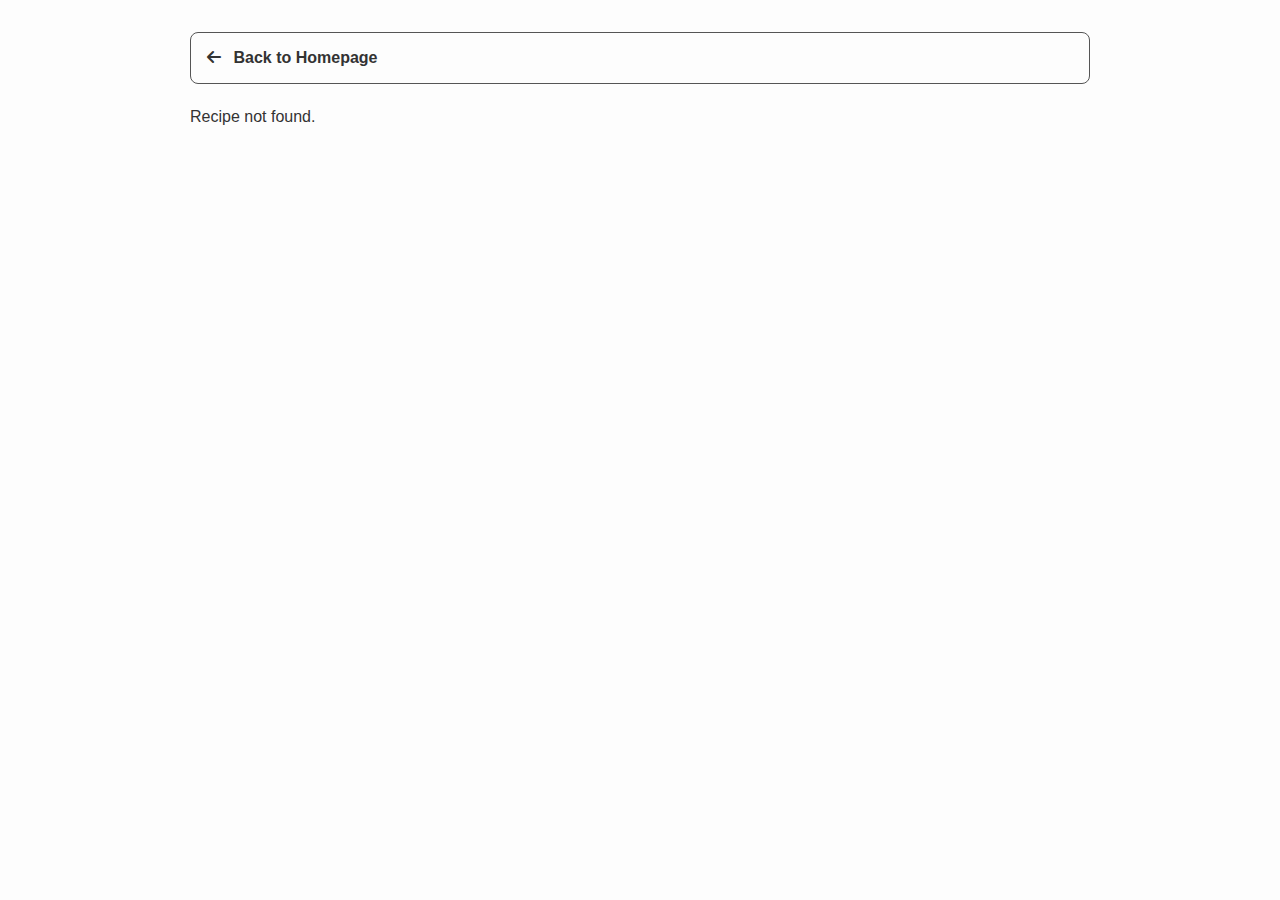
<file: recipe.html>
<!DOCTYPE html>
<html lang="en">
<head>
    <meta charset="UTF-8">
    <meta name="viewport" content="width=device-width, initial-scale=1.0">
    <title>Recipe</title>
    <!-- Link to stylesheet -->
    <link rel="stylesheet" href="recipe-page.css" />
    <!-- Font Awesome Link -->
    <link rel="stylesheet" href="https://cdnjs.cloudflare.com/ajax/libs/font-awesome/6.0.0-beta3/css/all.min.css">
    <!-- Link to JavaScript files -->
    <script defer src="recipes.js"></script>
    <script defer src="recipe.js"></script>
</head>
<body>
    <main class="content-wrapper">
        <a href="index.html" class="back-button">
            <i class="fas fa-arrow-left"></i> Back to Homepage
        </a>
        <div id="recipe-container">
            <!-- JavaScript will fill in the recipe content -->
        </div>
    </main>
</body>
</html>
</file>
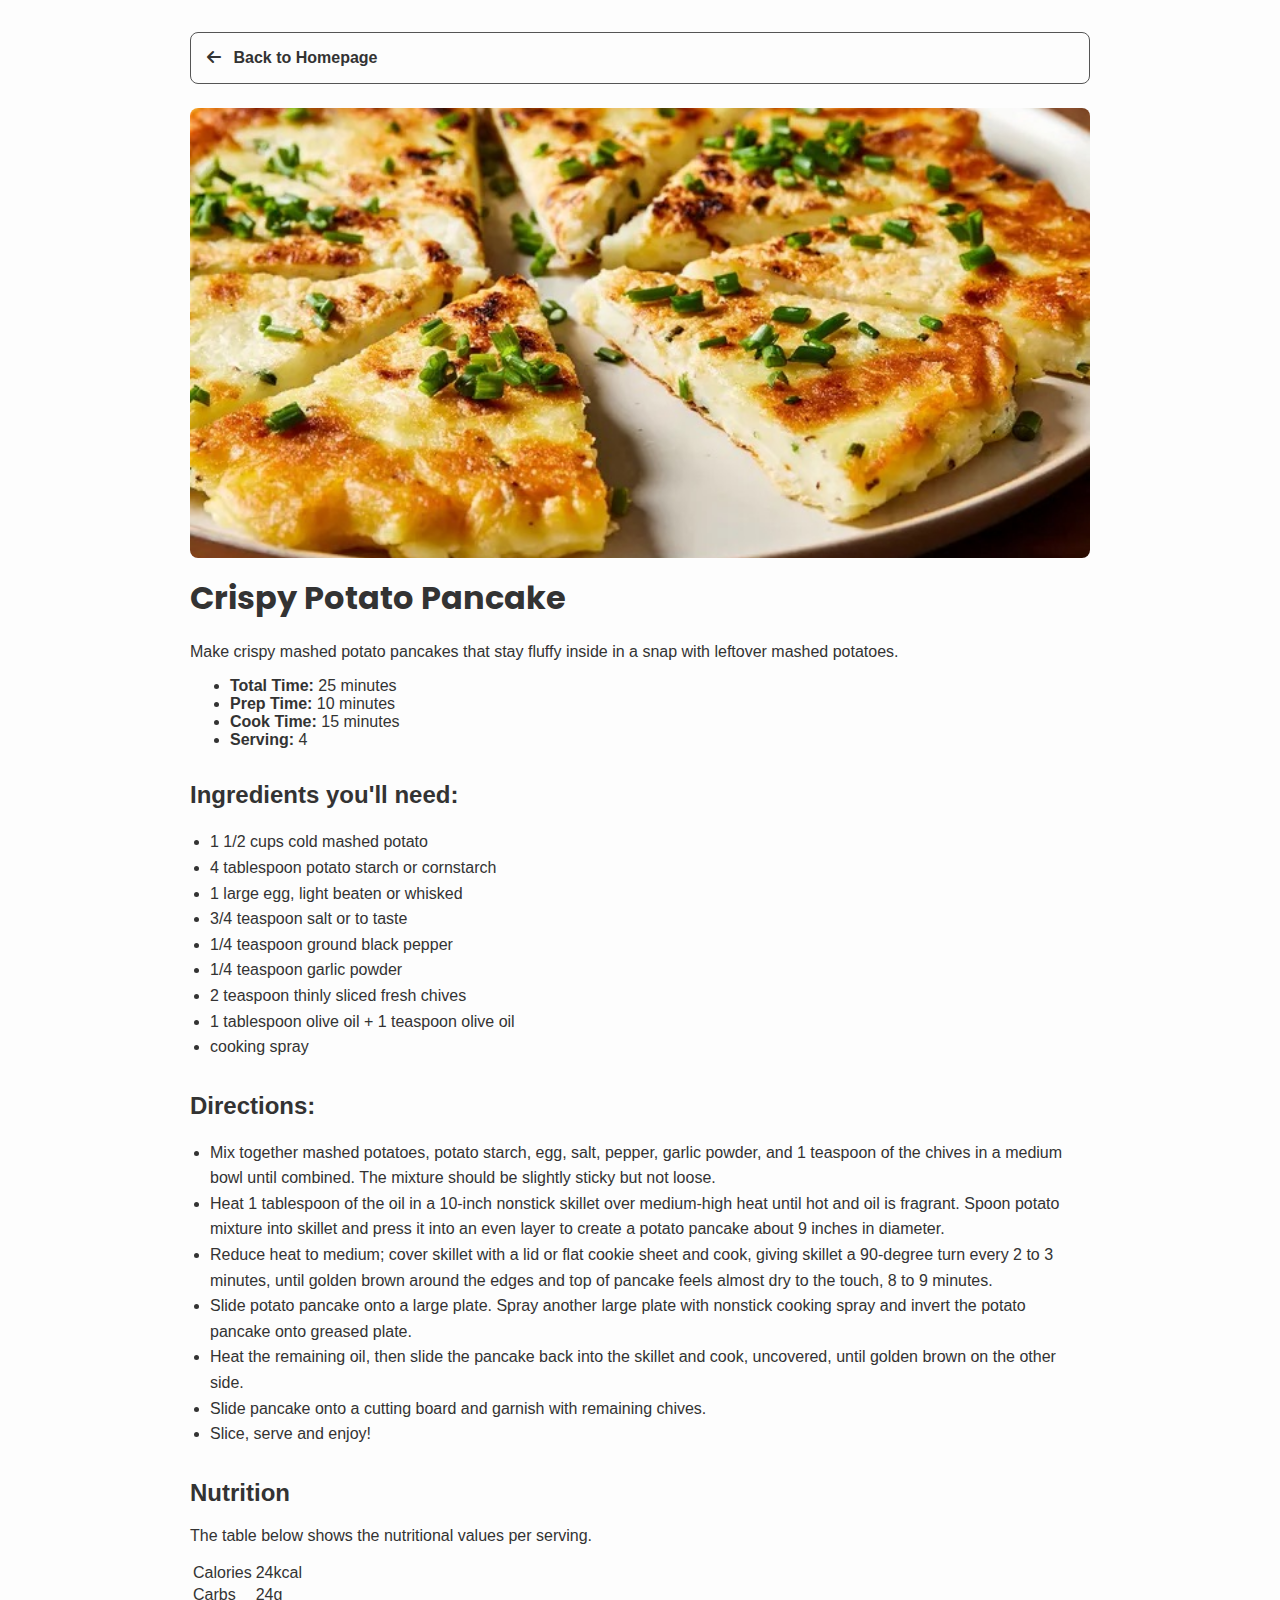
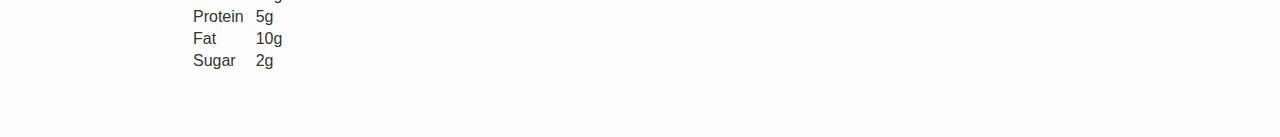
<file: recipes/crispy-potato-pancake.html>
<!DOCTYPE html>
<html lang="en">

<head>
    <meta charset="UTF-8">
    <meta name="viewport" content="width=device-width, initial-scale=1.0">

    <!-- Stylesheet -->
    <link rel="stylesheet" href="../recipe-page.css">

    <!-- Google Font Link -->
        <link rel="stylesheet" href="https://fonts.googleapis.com/css2?family=Poppins:wght@600&family=Roboto&display=swap">
        
    <!-- Font Awesome Link -->
    <link rel="stylesheet" href="https://cdnjs.cloudflare.com/ajax/libs/font-awesome/6.0.0-beta3/css/all.min.css">

    <title> Cripsy Mashed Potato Pancake Recipe Page </title>
</head>

<body>
    <main class="content-wrapper">
        <div class="back-button-wrapper">
            <!-- Back to homepage link -->
            <a href="../index.html" class="back-button">
            <i class="fas fa-arrow-left"></i> Back to Homepage
        </a>
        </div>
        
        <!-- Main Recipe Content -->
        <div class="recipe-content-wrapper">
            <!-- Recipe Image -->
            <img src="../images/potato-pancake.jpeg" alt="crispy potato pancake sliced like a pizza"
            class="recipe-img"> 

            <!-- Recipe Title & Description -->
            <div class="recipe-container">
                <h1 class="recipe-title">Crispy Potato Pancake</h1>
                <p class="recipe-description">Make crispy mashed potato pancakes that stay fluffy inside 
                    in a snap with leftover mashed potatoes.
                </p>  
            </div>

            <!-- Prep time summary -->
            <div class="prep-time">
                <ul class="prep-list">
                    <li><b>Total Time: </b>25 minutes</li>
                    <li><b>Prep Time: </b>10 minutes</li>
                    <li><b>Cook Time: </b>15 minutes</li>
                    <li><b>Serving: </b>4</li>
                </ul>
            </div>

            <!-- Ingredients section-->
            <section class="recipe-ingredients">
                <h2>Ingredients you'll need:</h2>
                <ul class="ingredient-list">
                    <li>1 1/2 cups cold mashed potato</li>
                    <li>4 tablespoon potato starch or cornstarch</li>
                    <li>1 large egg, light beaten or whisked</li>
                    <li>3/4 teaspoon salt or to taste</li>
                    <li>1/4 teaspoon ground black pepper</li>
                    <li>1/4 teaspoon garlic powder</li>
                    <li>2 teaspoon thinly sliced fresh chives</li>
                    <li>1 tablespoon olive oil + 1 teaspoon olive oil</li>
                    <li>cooking spray</li>
                    </ul>
            </section>

            <!-- Directions section -->
            <section class="recipe-instructions">
                <h2>Directions:</h2>
                <ol class="instruction-list">
                    <li>Mix together mashed potatoes, potato starch, egg, salt, pepper, 
                        garlic powder, and 1 teaspoon of the chives in a medium bowl 
                        until combined. The mixture should be slightly sticky but not loose.</li>
                    <li>Heat 1 tablespoon of the oil in a 10-inch nonstick skillet over 
                        medium-high heat until hot and oil is fragrant. Spoon potato mixture 
                        into skillet and press it into an even layer to create a potato pancake about 9 inches in diameter.</li>
                    <li>Reduce heat to medium; cover skillet with a lid or flat cookie sheet and cook, 
                        giving skillet a 90-degree turn every 2 to 3 minutes, until golden brown around the edges 
                        and top of pancake feels almost dry to the touch, 8  to 9 minutes.</li>
                    <li>Slide potato pancake onto a large plate. Spray another large plate with nonstick cooking spray 
                        and invert the potato pancake onto greased plate.</li>
                    <li>Heat the remaining oil, then slide the pancake back into the skillet and cook, 
                        uncovered, until golden brown on the other side.</li>
                    <li>Slide pancake onto a cutting board and garnish with remaining chives.</li>
                    <li>Slice, serve and enjoy!</li>
                </ol>
            </section>

            <!-- Nutrition info -->
            <section class="nutritional-value">
                <h2>Nutrition</h2>
                <p>The table below shows the nutritional values per serving.</p>
                <table>
                    <tr>
                        <td data-cell="nutrient">Calories</td>
                        <td data-cell="nutrient-value">24kcal</td>
                    </tr>
                    <tr>
                        <td data-cell="nutrient">Carbs</td>
                        <td data-cell="nutrient-value">24g</td>
                    </tr>
                    <tr>
                        <td data-cell="nutrient">Protein</td>
                        <td data-cell="nutrient-value">5g</td>
                    </tr>
                    <tr>
                        <td data-cell="nutrient">Fat</td>
                        <td data-cell="nutrient-value">10g</td>
                    </tr>
                    <tr>
                        <td data-cell="nutrient">Sugar</td>
                        <td data-cell="nutrient-value">2g</td>
                    </tr>
                </table>
            </section>
        </div>  <!-- end of recipe-content-wrapper -->
    </main>
</body>

</html>
</file>
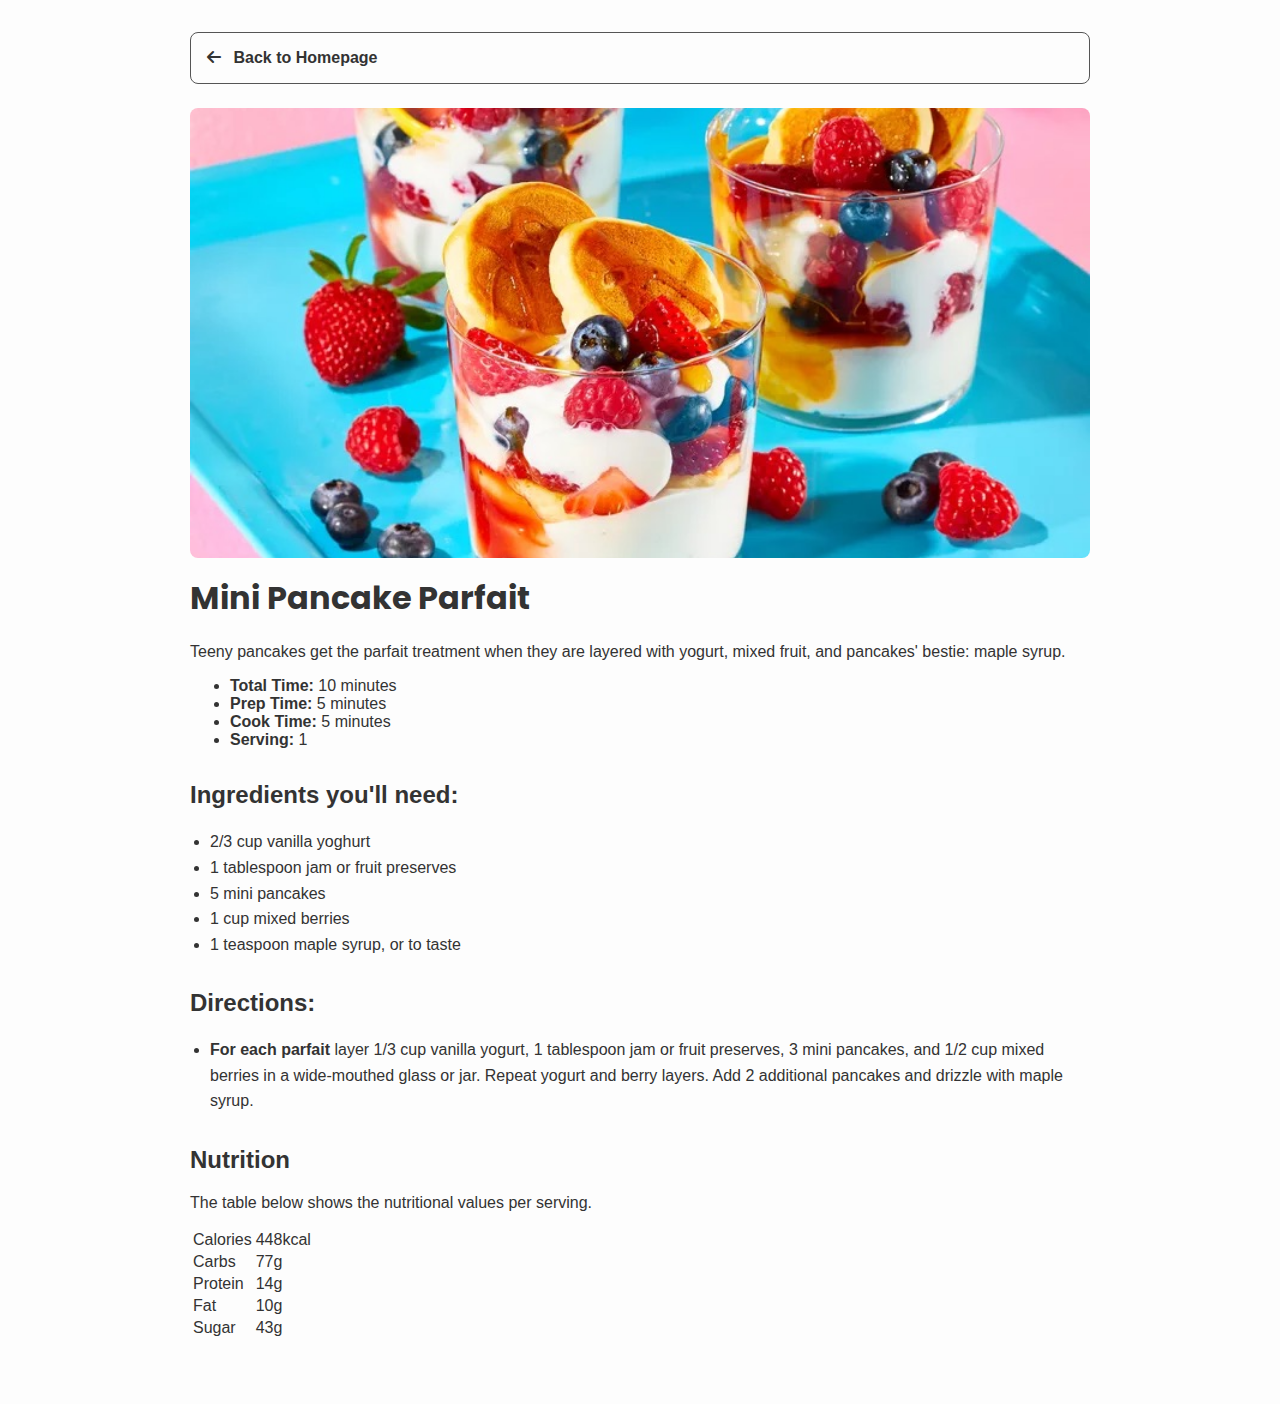
<file: recipes/mini-pancake-parfait.html>
<!DOCTYPE html>
<html lang="en">

<head>
    <meta charset="UTF-8">
    <meta name="viewport" content="width=device-width, initial-scale=1.0">

    <!-- Stylesheet -->
    <link rel="stylesheet" href="../recipe-page.css">

    <!-- Google Font Link -->
        <link rel="stylesheet" href="https://fonts.googleapis.com/css2?family=Poppins:wght@600&family=Roboto&display=swap">
        
    <!-- Font Awesome Link -->
    <link rel="stylesheet" href="https://cdnjs.cloudflare.com/ajax/libs/font-awesome/6.0.0-beta3/css/all.min.css">

    <title> Mini Pancake Parfait Recipe Page </title>
</head>


<body>
    <main class="content-wrapper">
        <!-- Back to homepage link -->
        <a href="../index.html" class="back-button">
            <i class="fas fa-arrow-left"></i> Back to Homepage
        </a>

        <!-- Main Recipe Content -->
        <div class="recipe-content-wrapper">
            <!-- Recipe Image -->
            <img src="../images/mini-pancake-parfait.jpeg" alt="mini pancakes layered with fresh fruits and yoghurt in a glass"
            class="recipe-img"> 

            <!-- Recipe Title & Description -->
            <div class="recipe-container">
                <h1 class="recipe-title">Mini Pancake Parfait</h1>
                <p class="recipe-description">Teeny pancakes get the parfait treatment when they are layered with 
                    yogurt, mixed fruit, and pancakes' bestie: maple syrup.
                </p>      
            </div>

            <!-- Prep time summary -->
            <div class="prep-time">
                <ul class="prep-list">
                    <li><b>Total Time: </b>10 minutes</li>
                    <li><b>Prep Time: </b>5 minutes</li>
                    <li><b>Cook Time: </b>5 minutes</li>
                    <li><b>Serving: </b>1</li>
                </ul>
            </div>

            <!-- Ingredients section -->
            <section class="recipe-ingredients">
                <h2>Ingredients you'll need:</h2>
                <ul class="ingredient-list">
                    <li>2/3 cup vanilla yoghurt</li>
                    <li>1 tablespoon jam or fruit preserves</li>
                    <li>5 mini pancakes</li>
                    <li>1 cup mixed berries</li>
                    <li>1 teaspoon maple syrup, or to taste</li>
                    </ul>
            </section>

            <!-- Directions section -->
            <section class="recipe-instructions">
                <h2>Directions:</h2>
                <ol class="instruction-list">
                    <li><b>For each parfait</b> layer 1/3 cup vanilla yogurt,
                        1 tablespoon jam or fruit preserves, 3 mini pancakes, 
                        and 1/2 cup mixed berries in a wide-mouthed glass or jar. 
                        Repeat yogurt and berry layers. Add 2 additional pancakes and drizzle with maple syrup.</li>
                </ol>
            </section>

            <!-- Nutrition info -->
            <section class="nutritional-value">
                <h2>Nutrition</h2>
                <p>The table below shows the nutritional values per serving.</p>
                <table>
                    <tr>
                        <td data-cell="nutrient">Calories</td>
                        <td data-cell="nutrient-value">448kcal</td>
                    </tr>
                    <tr>
                        <td data-cell="nutrient">Carbs</td>
                        <td data-cell="nutrient-value">77g</td>
                    </tr>
                    <tr>
                        <td data-cell="nutrient">Protein</td>
                        <td data-cell="nutrient-value">14g</td>
                    </tr>
                    <tr>
                        <td data-cell="nutrient">Fat</td>
                        <td data-cell="nutrient-value">10g</td>
                    </tr>
                    <tr>
                        <td data-cell="nutrient">Sugar</td>
                        <td data-cell="nutrient-value">43g</td>
                    </tr>
                </table>
            </section>
        </div>  <!-- end of recipe-content-wrapper-->
    </main>
</body>

</html>
</file>
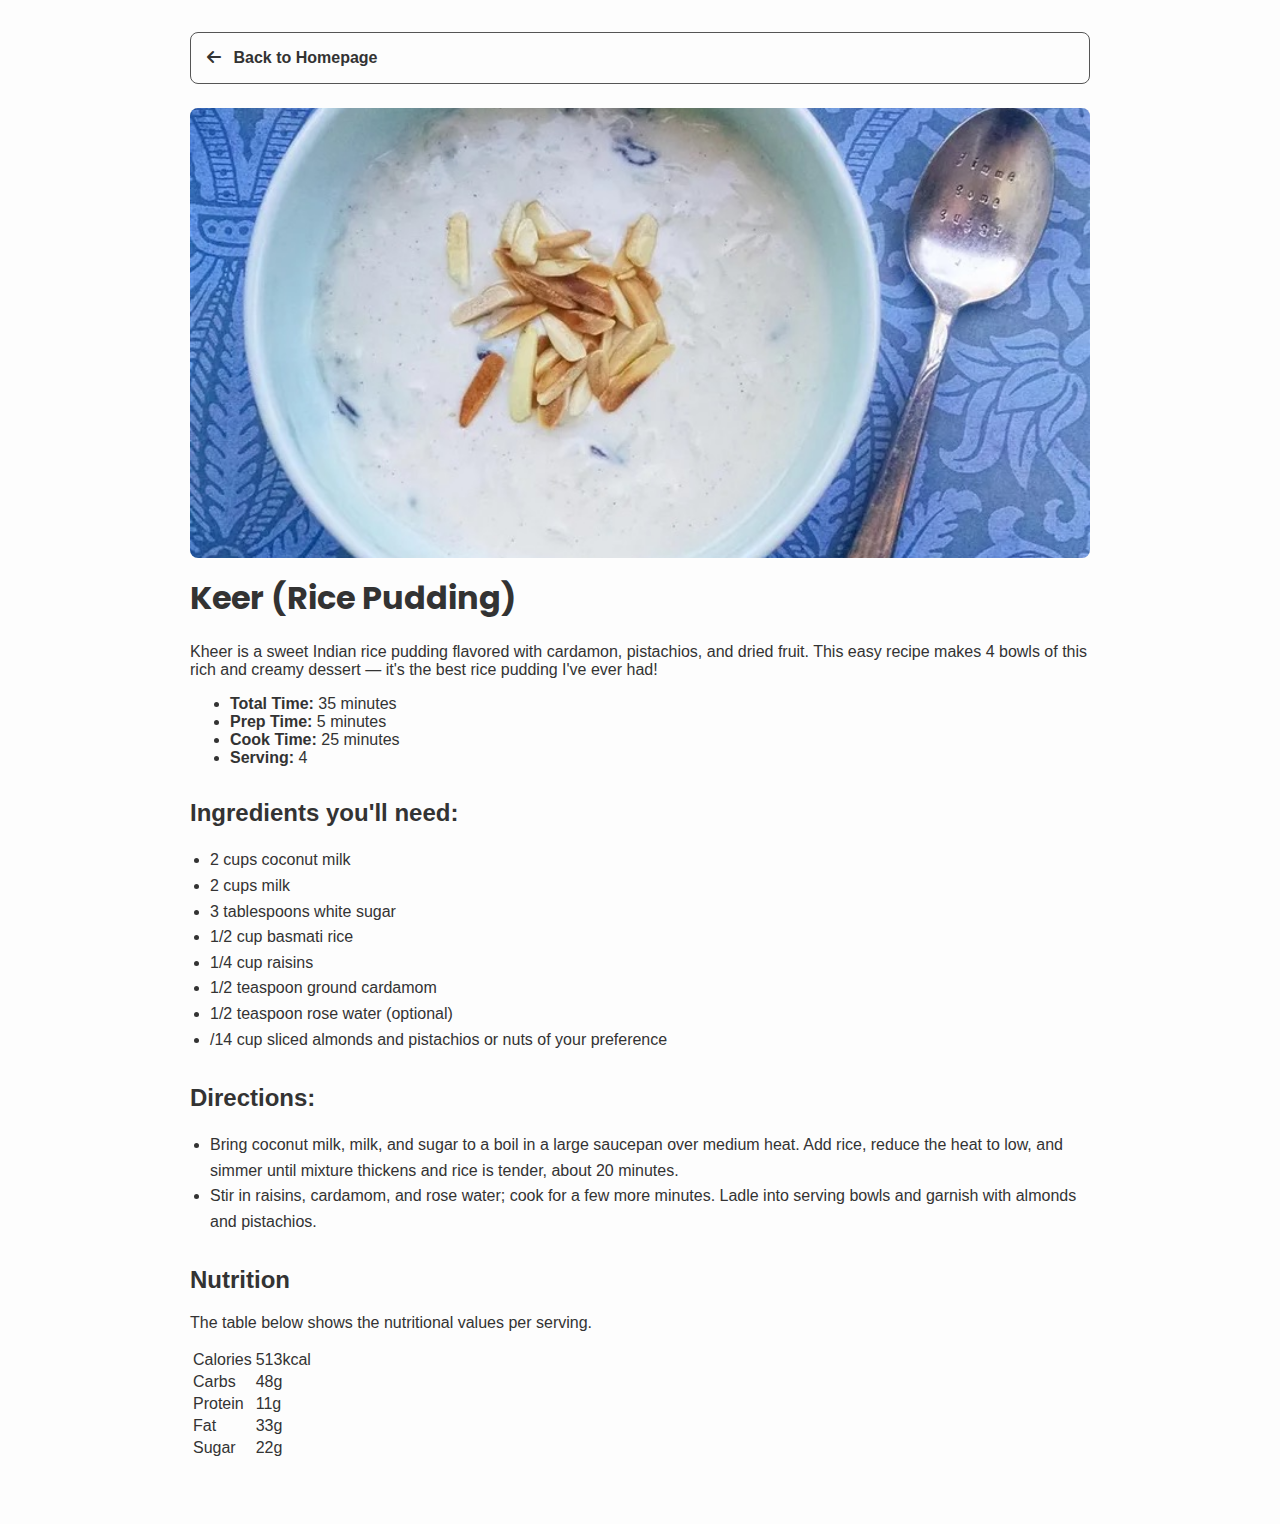
<file: recipes/rice-pudding.html>
<!DOCTYPE html>
<html lang="en">

<head>
    <meta charset="UTF-8">
    <meta name="viewport" content="width=device-width, initial-scale=1.0">

    <!-- Stylesheet -->
    <link rel="stylesheet" href="../recipe-page.css">

    <!-- Google Font Link -->
        <link rel="stylesheet" href="https://fonts.googleapis.com/css2?family=Poppins:wght@600&family=Roboto&display=swap">
        
    <!-- Font Awesome Link -->
    <link rel="stylesheet" href="https://cdnjs.cloudflare.com/ajax/libs/font-awesome/6.0.0-beta3/css/all.min.css">

    <title> Cripsy Mashed Potato Pancake Recipe Page </title>
</head>

<body>
    <main class="content-wrapper">
        <!-- Back to homepage link -->
        <a href="../index.html" class="back-button">
            <i class="fas fa-arrow-left"></i> Back to Homepage
        </a>

        <!-- Main Recipe Content -->
        <div class="recipe-content-wrapper">
            <!-- Recipe Image -->
            <img src="../images/rice-pudding.jpeg" alt="Rice pudding in bowl topped with chapped nuts"
            class="recipe-img"> 

            <!-- Recipe Title & Description -->
            <div class="recipe-container">
                <h1 class="recipe-title">Keer (Rice Pudding)</h1>
                <p class="recipe-description">Kheer is a sweet Indian rice pudding flavored with cardamon, 
                    pistachios, and dried fruit. This easy recipe makes 4 bowls of this rich and creamy dessert — it's the best rice pudding I've ever had!
                </p>  
            </div>

            <!-- Prep time summary -->
            <div class="prep-time">
                <ul class="prep-list">
                    <li><b>Total Time: </b>35 minutes</li>
                    <li><b>Prep Time: </b>5 minutes</li>
                    <li><b>Cook Time: </b>25 minutes</li>
                    <li><b>Serving: </b>4</li>
                </ul>
            </div>

            <!-- Ingredients section -->
            <section class="recipe-ingredients">
                <h2>Ingredients you'll need:</h2>
                <ul class="ingredient-list">
                    <li>2 cups coconut milk</li>
                    <li>2 cups milk</li>
                    <li>3 tablespoons white sugar</li>
                    <li>1/2 cup basmati rice</li>
                    <li>1/4 cup raisins</li>
                    <li>1/2 teaspoon ground cardamom</li>
                    <li>1/2 teaspoon rose water (optional)</li>
                    <li>/14 cup sliced almonds and pistachios or nuts of your preference</li>
                </ul>
            </section>

            <!-- Directions section -->
            <section class="recipe-instructions">
                <h2>Directions:</h2>
                <ol class="instruction-list">
                    <li>Bring coconut milk, milk, and sugar to a boil in a large saucepan 
                        over medium heat. Add rice, reduce the heat to low, and simmer 
                        until mixture thickens and rice is tender, about 20 minutes.</li>
                    <li>Stir in raisins, cardamom, and rose water; cook for a few more minutes. 
                        Ladle into serving bowls and garnish with almonds and pistachios.</li>
                </ol>
            </section>

            <!-- Nutrition info -->
            <section class="nutritional-value">
                <h2>Nutrition</h2>
                <p>The table below shows the nutritional values per serving.</p>
                <table>
                    <tr>
                        <td data-cell="nutrient">Calories</td>
                        <td data-cell="nutrient-value">513kcal</td>
                    </tr>
                    <tr>
                        <td data-cell="nutrient">Carbs</td>
                        <td data-cell="nutrient-value">48g</td>
                    </tr>
                    <tr>
                        <td data-cell="nutrient">Protein</td>
                        <td data-cell="nutrient-value">11g</td>
                    </tr>
                    <tr>
                        <td data-cell="nutrient">Fat</td>
                        <td data-cell="nutrient-value">33g</td>
                    </tr>
                    <tr>
                        <td data-cell="nutrient">Sugar</td>
                        <td data-cell="nutrient-value">22g</td>
                    </tr>
                </table>
            </section>
        </div>  <!-- end of recipe-content-wrapper -->
    </main>
</body>
</html>
</file>
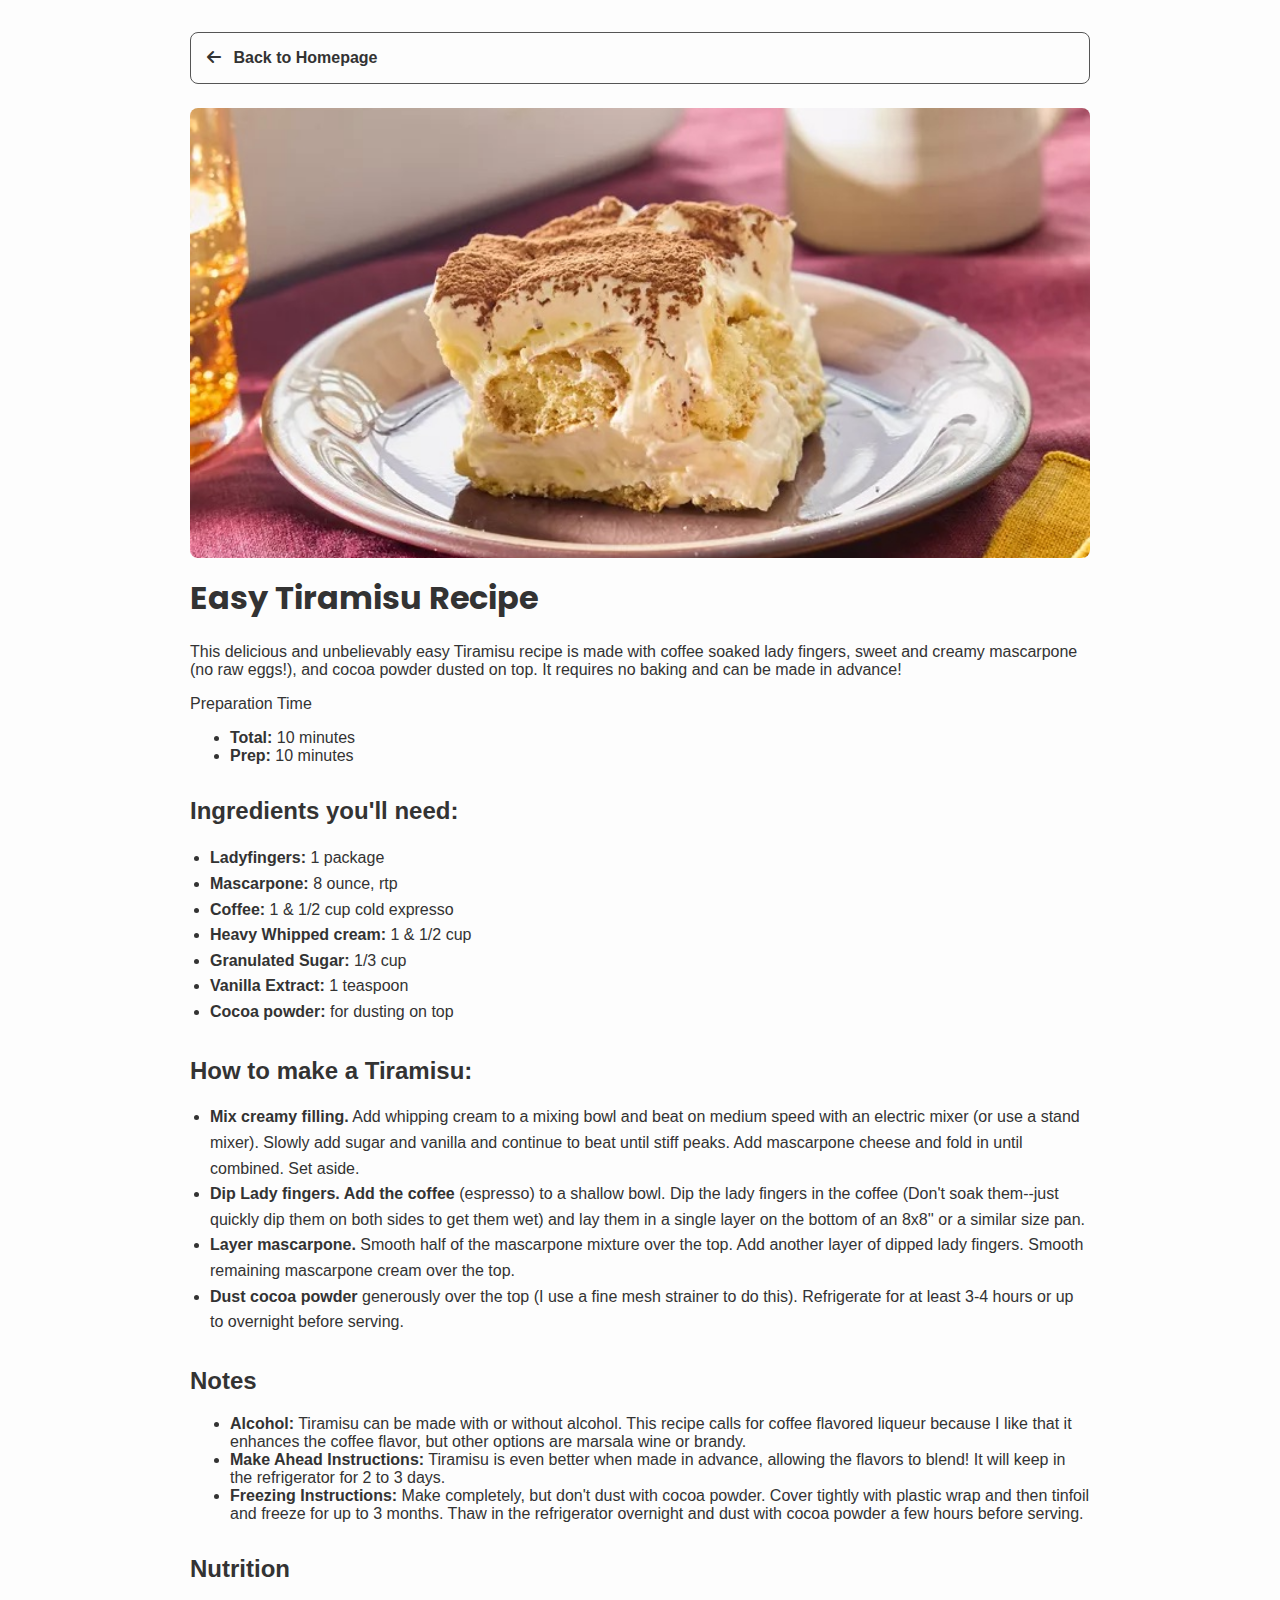
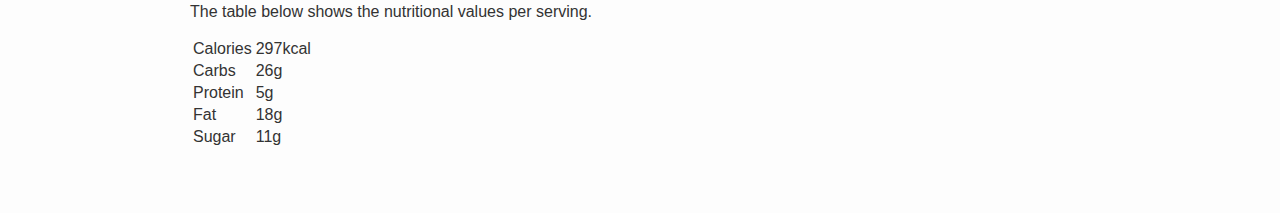
<file: recipes/tiramisu.html>
<!DOCTYPE html>
<html lang="en">

<head>
    <meta charset="UTF-8">
    <meta name="viewport" content="width=device-width, initial-scale=1.0">

    <!-- Link ro Stylesheet -->
    <link rel="stylesheet" href="../recipe-page.css">

    <!-- Google Font Link -->
        <link rel="stylesheet" href="https://fonts.googleapis.com/css2?family=Poppins:wght@600&family=Roboto&display=swap">
        
    <!-- Font Awesome for icons -->
    <link rel="stylesheet" href="https://cdnjs.cloudflare.com/ajax/libs/font-awesome/6.0.0-beta3/css/all.min.css">

    <title> Tiramisu Recipe Page </title>
</head>

<body>
    <main class="content-wrapper">
        <!-- Back to homepage link -->
        <a href="../index.html" class="back-button">
            <i class="fas fa-arrow-left"></i> Back to Homepage
        </a>

        <!-- Main Recipe Content -->
        <div class="recipe-content-wrapper">
            <!-- Recipe Image -->
            <img src="../images/teramisu.jpeg" alt="A piece of tiramisu on a plate" class="recipe-img"> 
            
            <!-- Recipe Title & Description -->
            <div class="recipe-container">
                <h1 class="recipe-title">Easy Tiramisu Recipe</h1>
                <p class="recipe-description">This delicious and unbelievably easy 
                    Tiramisu recipe is made with coffee soaked lady fingers, sweet 
                    and creamy mascarpone (no raw eggs!), and cocoa powder dusted 
                    on top. It requires no baking and can be made in advance!
                </p> 
            </div>

            <!-- Prep time summary -->
            <div class="prep-time">
                <p class="prep-title">Preparation Time</p>
                <ul class="prep-list">
                    <li><b>Total: </b>10 minutes</li>
                    <li><b>Prep: </b>10 minutes</li>
                </ul>
            </div>

            <!-- Ingredients section -->
            <section class="recipe-ingredients">
                <h2>Ingredients you'll need:</h2>
                <ul class="ingredient-list">
                    <li><b>Ladyfingers:</b> 1 package</li>
                    <li><b>Mascarpone:</b> 8 ounce, rtp</li>
                    <li><b>Coffee:</b> 1 & 1/2 cup cold expresso</li>
                    <li><b>Heavy Whipped cream:</b> 1 & 1/2 cup</li>
                    <li><b>Granulated Sugar:</b> 1/3 cup</li>
                    <li><b>Vanilla Extract:</b> 1 teaspoon</li>
                    <li><b>Cocoa powder:</b> for dusting on top</li>
                </ul>
            </section>

            <!-- Directions section -->
            <section class="recipe-instructions">
                <h2>How to make a Tiramisu:</h2>
                <ol class="instruction-list">
                    <li><b>Mix creamy filling.</b> Add whipping cream to a 
                            mixing bowl and beat on medium speed with an electric 
                            mixer (or use a stand mixer). Slowly add sugar and vanilla 
                            and continue to beat until stiff peaks. Add mascarpone 
                            cheese and fold in until combined. Set aside.</li>
                    <li><b>Dip Lady fingers. Add the coffee</b> (espresso) 
                            to a shallow bowl. Dip the lady fingers in the coffee 
                            (Don't soak them--just quickly dip them on both sides to 
                            get them wet) and lay them in a single layer on the bottom 
                            of an 8x8'' or a similar size pan.</li>
                    <li><b>Layer mascarpone.</b> Smooth half of the mascarpone 
                            mixture over the top. Add another layer of dipped lady fingers. 
                            Smooth remaining mascarpone cream over the top.</li>
                    <li><b>Dust cocoa powder</b> generously over the top (I use a fine 
                            mesh strainer to do this). Refrigerate for at least 3-4 
                            hours or up to overnight before serving.</li>
                </ol>
            </section>

            <!-- Recipe notes -->
            <section class="recipe-notes">
                <h2>Notes</h2>
                <ul class="note-list">
                    <li><b>Alcohol:</b> Tiramisu can be made with or without alcohol. 
                            This recipe calls for coffee flavored liqueur because I like that 
                            it enhances the coffee flavor, but other options are marsala wine 
                            or brandy.</li>
                    <li><b>Make Ahead Instructions:</b> Tiramisu is even better when 
                            made in advance, allowing the flavors to blend! It will keep in the 
                            refrigerator for 2 to 3 days.</li>
                    <li><b>Freezing Instructions:</b> Make completely, but don't dust 
                            with cocoa powder. Cover tightly with plastic wrap and then tinfoil 
                            and freeze for up to 3 months. Thaw in the refrigerator overnight 
                            and dust with cocoa powder a few hours before serving.</li>
                </ul>
            </section>

            <!-- Nutrition Info -->
            <section class="nutritional-value">
                <h2>Nutrition</h2>
                <p>The table below shows the nutritional values per serving.</p>
                <table>
                    <tr>
                        <td data-cell="nutrient">Calories</td>
                        <td data-cell="nutrient-value">297kcal</td>
                    </tr>
                    <tr>
                        <td data-cell="nutrient">Carbs</td>
                        <td data-cell="nutrient-value">26g</td>
                    </tr>
                    <tr>
                        <td data-cell="nutrient">Protein</td>
                        <td data-cell="nutrient-value">5g</td>
                    </tr>
                    <tr>
                        <td data-cell="nutrient">Fat</td>
                        <td data-cell="nutrient-value">18g</td>
                    </tr>
                    <tr>
                        <td data-cell="nutrient">Sugar</td>
                        <td data-cell="nutrient-value">11g</td>
                    </tr>
                </table>
            </section>
        </div>  <!-- end of recipe-content-wrapper -->
    </main>
</body>

</html>
</file>
<file: recipe-page.css>
body {
    font-family: 'Nunito', sans-serif;
    margin: 0;
    background-color: #fdfdfd;
    color: #333;
}

.content-wrapper {
    max-width: 900px;
    margin: auto;
    padding: 2rem 1rem;
}

.title {
    text-align: center;
    font-family: 'Poppins', sans-serif;
    margin-bottom: 2rem;
}

.recipe-wrapper {
    display: flex;
    justify-content: center;
}

.recipe-grid-container {
    display: grid;
    grid-template-columns: repeat(auto-fit, minmax(280px, 1fr));
    gap: 1.5rem;
}

.recipe-card {
    border: 1px solid #ddd;
    border-radius: 12px;
    overflow: hidden;
    box-shadow: 1 2px 5px rgba(0, 0, 0, 0.1);
    background-color: #fff;
    transition: transform 0.2s ease;
}

.recipe-card:hover {
  box-shadow: 0 4px 12px rgba(0, 0, 0, 0.15);
  transform: translateY(-4px);
  transition: 0.3s ease;
}

.recipe-thumb {
  width: 100%;
  aspect-ratio: 4/3;
  object-fit: cover;
  display: block;
  border-bottom: 1px solid #eee;
}

.recipe-link {
    text-decoration: none;
    color: inherit;
}

.select-recipe {
    font-size: 1.2rem;
    text-align: center;
    padding: 1rem;
    font-family: 'Poppins', sans-serif;
}

.recipe-img {
    width: 100%;
    max-height: 450px;
    aspect-ratio: 3 / 4;
    object-fit: cover;
    border-radius: 8px;
    margin: 1rem 0;
    display: block;
}

.recipe-img[src*="fluffy-pancakes"] {
  object-position: 50% 34%;
}

@media (max-width: 600px) {
  .recipe-grid-container {
    grid-template-columns: 1fr; /* one card per row */
    gap: 1rem;
  }

  .recipe-card {
    transform: scale(0.95);  /* shrink slightly */
  }

  .recipe-thumb {
    aspect-ratio: 4 / 3;  /* already set, but re-adding just in case */
  }

  .recipe-img {
    width: 100%;
    max-height: 300px;
    aspect-ratio: 3 / 4;
  }
}

.site-footer {
    font-size: 0.8rem;
    text-align: center;
    padding: 1rem;
    background-color: lightgray;
    margin: 0;
}

.back-button {
  display: block;
  max-width: 900px;
  align-items: center;
  text-decoration: none;
  font-weight: bold;
  color: #333;
  margin: 0 auto 1.5rem auto;
  padding: 1rem;
  border: 1px solid #555;
  border-radius: 8px;
  transition: background-color 0.2s ease, color 0.2s ease;
}

.back-button:hover {
    background-color: #555;
    color: #fdfdfd;
}

.back-button i {
  margin-right: 0.5rem;
}

.recipe-title {
    font-size: 2rem;
    margin-top: 0;
    font-family: 'Poppins', sans-serif;
}

section {
  margin: 2rem 0;
}

.recipe-credit {
  font-size: 0.9rem;
  font-style: italic;
}

.recipe-section:not(.no-border) {
  border-top: 1px solid #ddd;
  padding-top: 1.5rem;
  margin-top: 1.5rem;
}

.section-title {
  font-family: 'Poppins', sans-serif;
  font-size: 1.5rem;
  margin-bottom: 0.5rem;
  color: #222;
}

.summary-list {
    list-style-type: none;
    margin: 0;
    padding-left: 0;
    line-height: 1.6;
}

.ingredient-list,
.instruction-list,
.tips-list {
  list-style-type: disc;
  margin: 0;
  padding-left: 1.25rem;
  line-height: 1.6;
}

.nutrition-table {
  width: 100%;
  border-collapse: collapse;
  margin-top: 1rem;
}

.nutrition-table td {
  border-bottom: 1px solid #ccc;
  padding: 0.5rem 1rem;
  padding-left: 0;
}

.nutrition-table tr:last-child td {
  border-bottom: none;
}

.nutrition-table td:first-child {
  text-align: left;
  font-weight: 600;
}

.nutrition-table td:last-child {
  text-align: right;
  color: #555;
}
</file>
